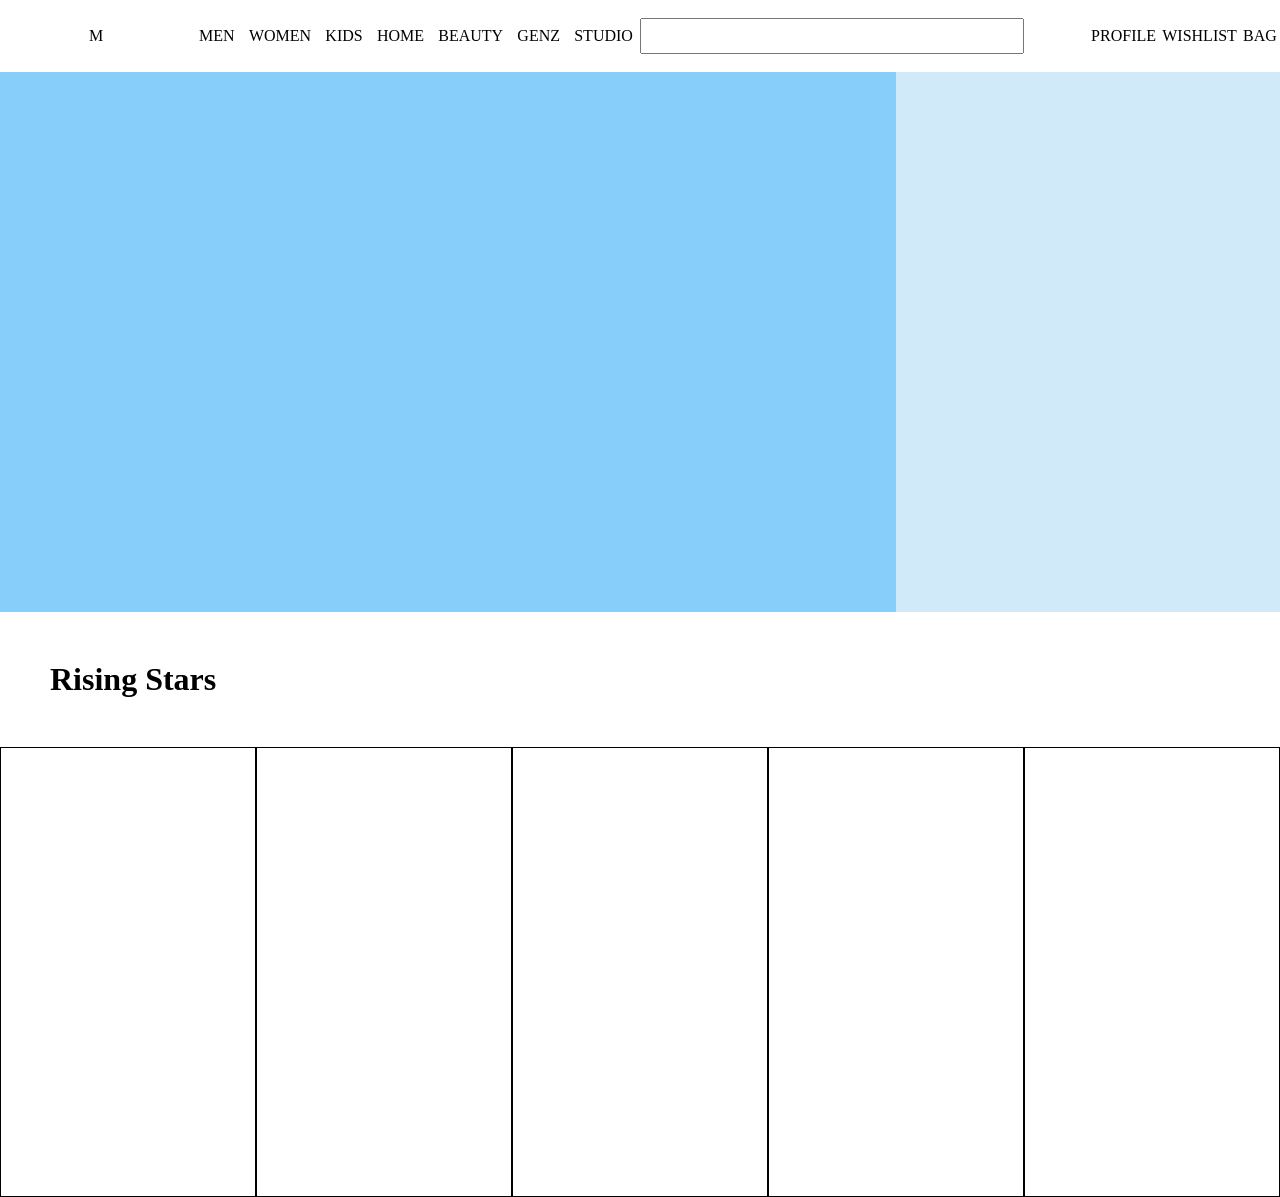
<file: index.html>
<!DOCTYPE html>
<html lang="en">
  <head>
    <meta charset="UTF-8" />
    <meta name="viewport" content="width=device-width, initial-scale=1.0" />
    <title>Document</title>
    <link rel="stylesheet" href="./style.css" />
    <link
      rel="stylesheet"
      href="https://cdnjs.cloudflare.com/ajax/libs/font-awesome/6.7.2/css/all.min.css"
      integrity="sha512-Evv84Mr4kqVGRNSgIGL/F/aIDqQb7xQ2vcrdIwxfjThSH8CSR7PBEakCr51Ck+w+/U6swU2Im1vVX0SVk9ABhg=="
      crossorigin="anonymous"
      referrerpolicy="no-referrer"
    />

    <link rel="preconnect" href="https://fonts.googleapis.com" />
    <link rel="preconnect" href="https://fonts.gstatic.com" crossorigin />
    <link
      href="https://fonts.googleapis.com/css2?family=Roboto:ital,wght@0,100..900;1,100..900&display=swap"
      rel="stylesheet"
    />
    <link rel="preconnect" href="https://fonts.googleapis.com" />
    <link rel="preconnect" href="https://fonts.gstatic.com" crossorigin />
    <link
      href="https://fonts.googleapis.com/css2?family=Assistant:wght@200..800&display=swap"
      rel="stylesheet"
    />
  </head>
  <body>
    <nav>
      <main>M</main>
      <main>
        <p>MEN</p>
        <p>WOMEN</p>
        <p>KIDS</p>
        <p>HOME</p>
        <p>BEAUTY</p>
        <p>GENZ</p>
        <p>STUDIO</p>
      </main>
      <main>
        <input type="text" />
      </main>
      <main>
        <div>PROFILE</div>
        <div>WISHLIST</div>
        <div>BAG</div>
        <div class="options">|||</div>
        <article>
          <main>
            <p>MEN</p>
            <p>WOMEN</p>
            <p>KIDS</p>
            <p>HOME</p>
            <p>BEAUTY</p>
            <p>GENZ</p>
            <p>STUDIO</p>
          </main>
        </article>
      </main>
    </nav>
    <main class="mainBody">
      <section></section>
      <section></section>
    </main>
    <main class="risingStars">
      <h1>Rising Stars</h1>
      <section>
        <div></div>
        <div></div>
        <div></div>
        <div></div>
        <div></div>
      </section>
    </main>
  </body>
</html>
</file>
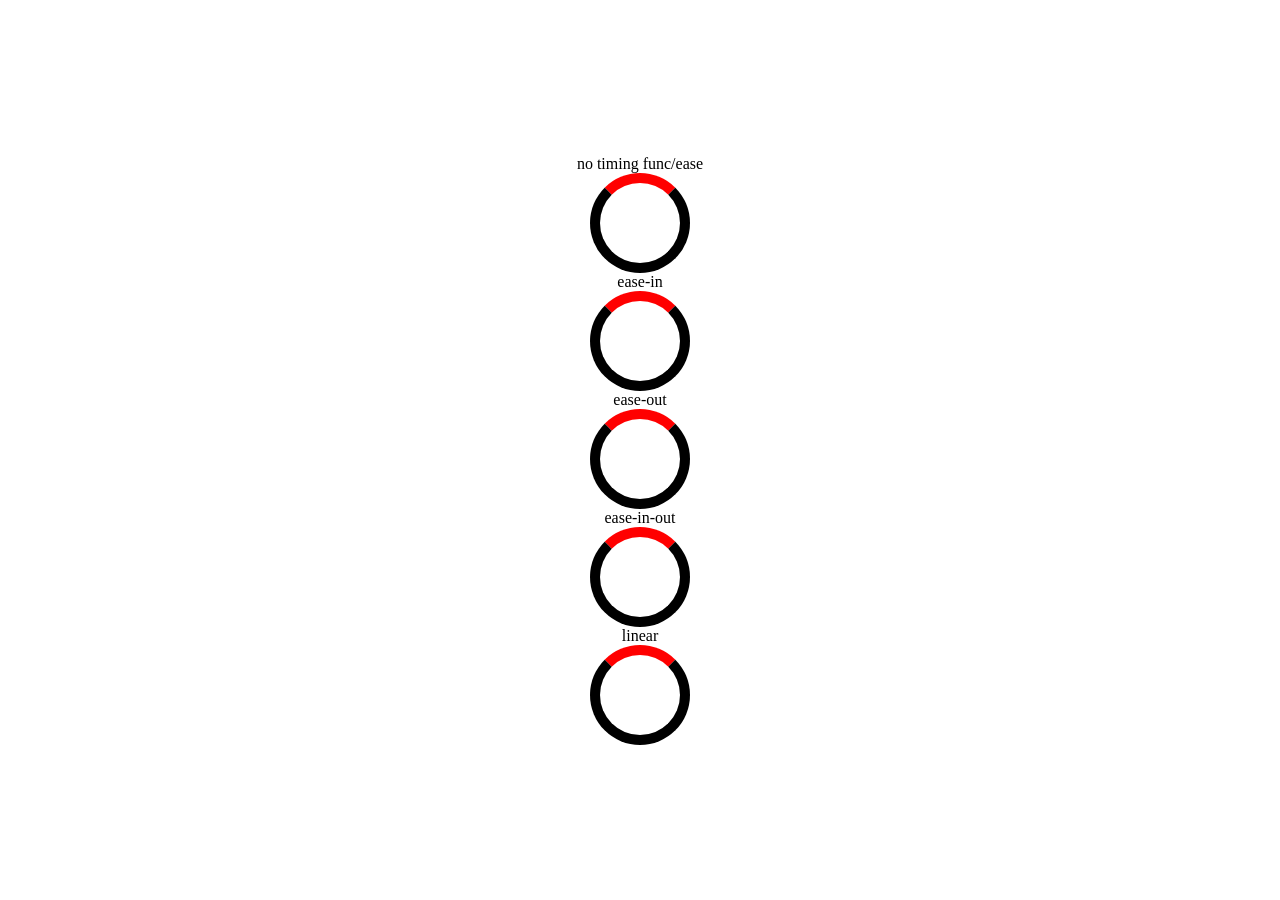
<file: animationDay2/task1.html>
<!DOCTYPE html>
<html lang="en">
<head>
    <meta charset="UTF-8">
    <meta name="viewport" content="width=device-width, initial-scale=1.0">
    <title>Document</title>
    <link rel="stylesheet" href="./task1.css">
</head>
<body>
    <span>no timing func/ease</span>
    <div></div>
    <span>ease-in</span>
    <main></main>
    <span>ease-out</span>
    <section></section>
    <span>ease-in-out</span>
    <aside></aside>
    <span>linear</span>
    <article></article>
</body>
</html>
</file>
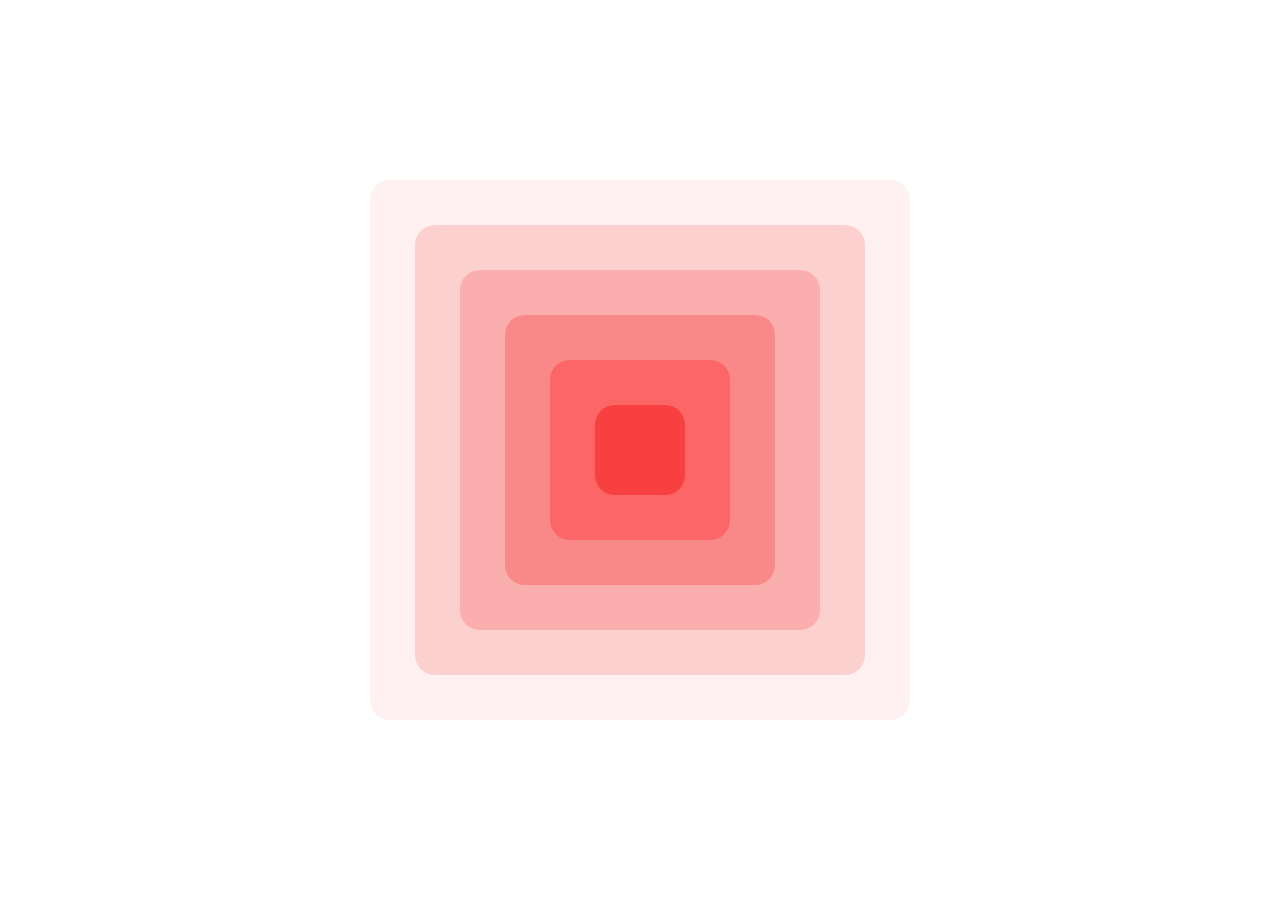
<file: animationDay2/task3.html>
<!DOCTYPE html>
<html lang="en">
  <head>
    <meta charset="UTF-8" />
    <meta name="viewport" content="width=device-width, initial-scale=1.0" />
    <title>Document</title>
    <link rel="stylesheet" href="./task3.css" />
  </head>
  <body>
    <div class="box1">
        <div class="box2">
            <div class="box3">
                <div class="box4">
                    <div class="box5">
                        <div class="box6"></div>
                    </div>
                </div>
            </div>
        </div>
    </div>
  </body>
</html>
</file>
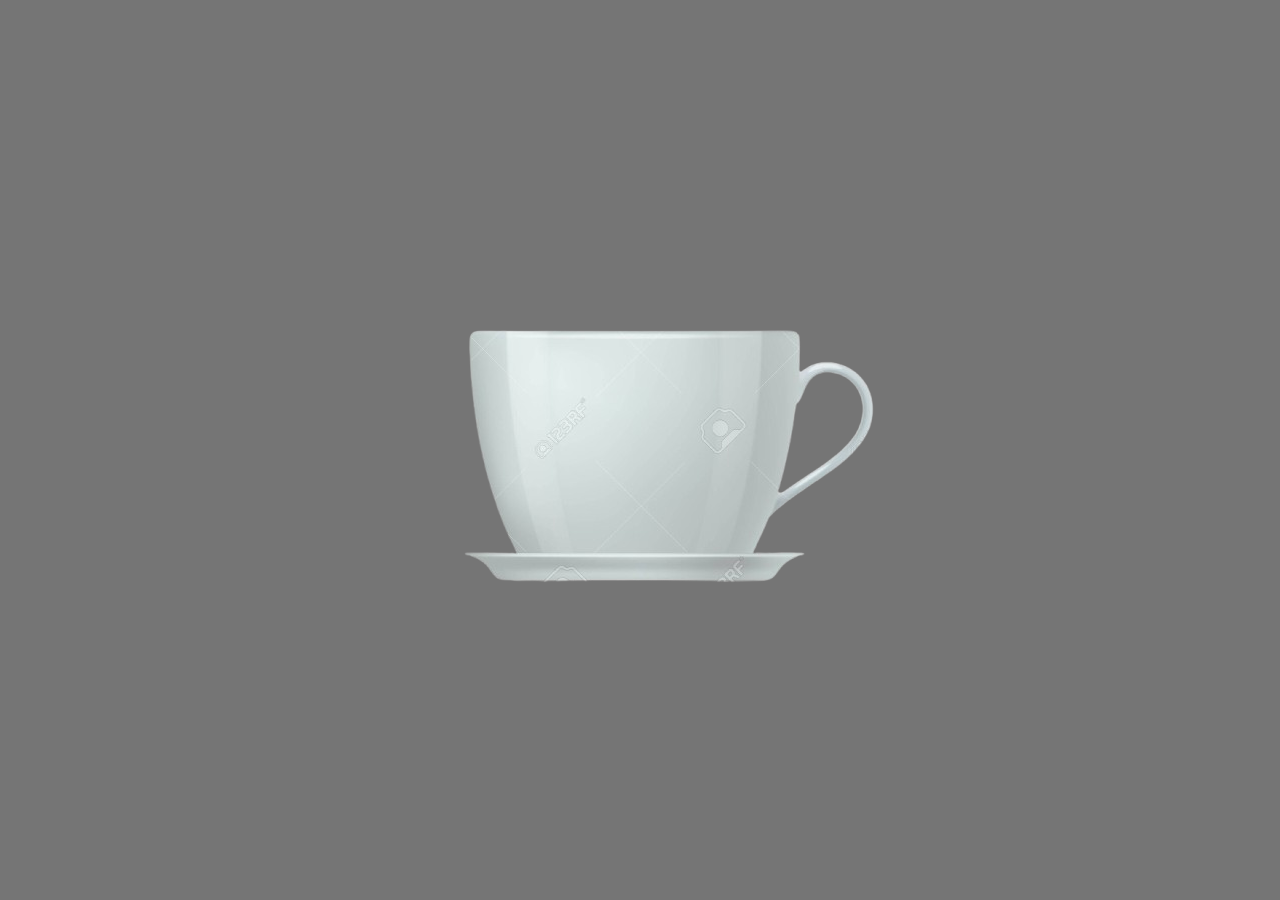
<file: animationDay2/task4.html>
<!DOCTYPE html>
<html lang="en">
<head>
    <meta charset="UTF-8">
    <meta name="viewport" content="width=device-width, initial-scale=1.0">
    <title>Document</title>
    <link rel="stylesheet" href="./task4.css">
</head>
<body>
    <img src="./assets/153912598-realistic-white-coffee-cup-and-saucer-side-view-of-white-ceramic-porcelain-cup-mockup-template-removebg-preview.png" alt="">
    <div class="vapour1"></div>
    <div class="vapour2"></div>
    <div class="vapour3"></div>
    <div class="vapour4"></div>
    <div class="vapour5"></div>
</body>
</html>
</file>
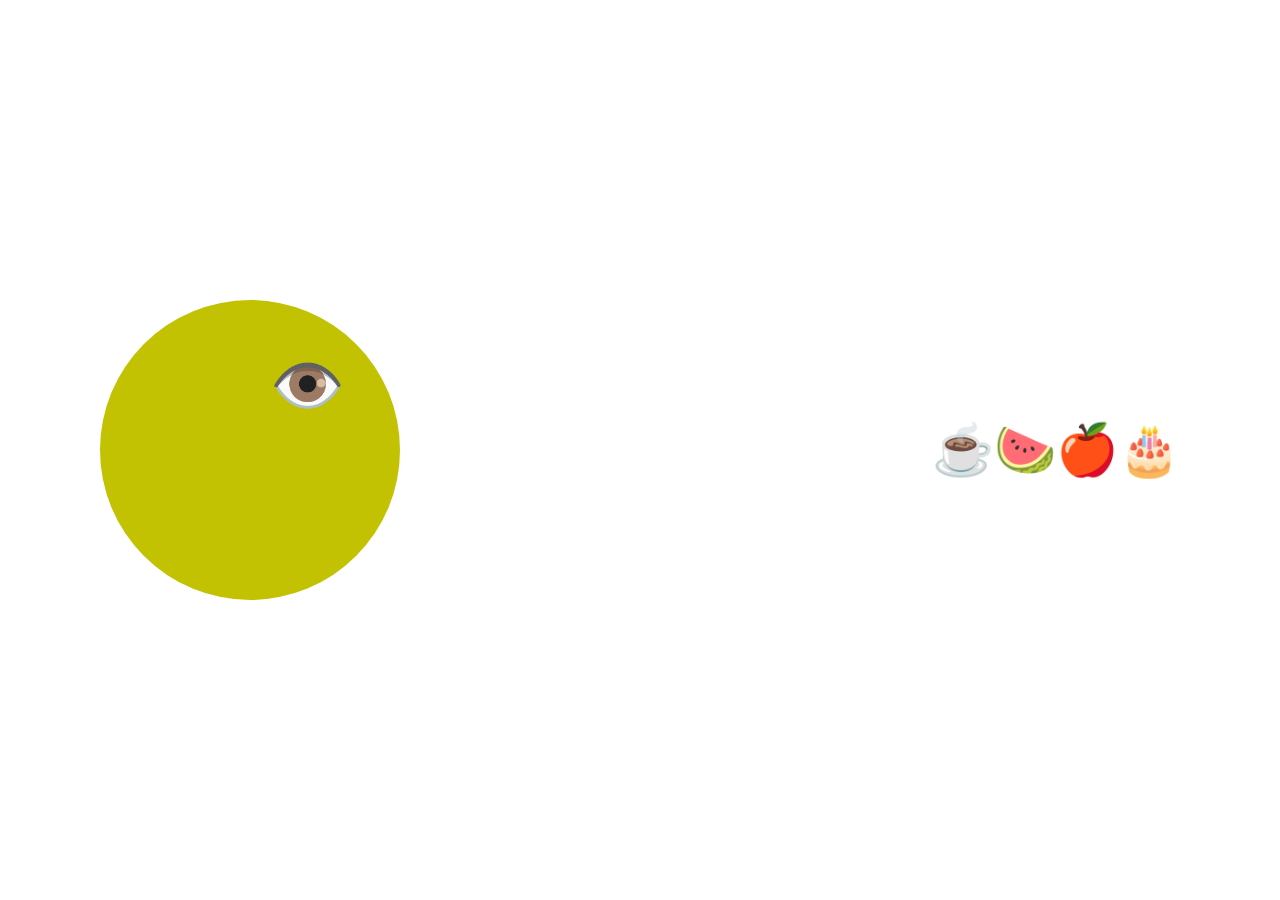
<file: animationDay2/task5.html>
<!DOCTYPE html>
<html lang="en">
<head>
    <meta charset="UTF-8">
    <meta name="viewport" content="width=, initial-scale=1.0">
    <title>Document</title>
    <link rel="stylesheet" href="./task5.css">
</head>
<body>
    <main>
        <div class="box1">
            <span>👁️</span>
        </div>
        <div class="box2"></div>
    </main>
    <section>
        <div class="tea">☕</div>
        <div class="wm">🍉</div>
        <div class="app">🍎</div>
        <div class="cake">🎂</div>
    </section>
</body>
</html>
</file>
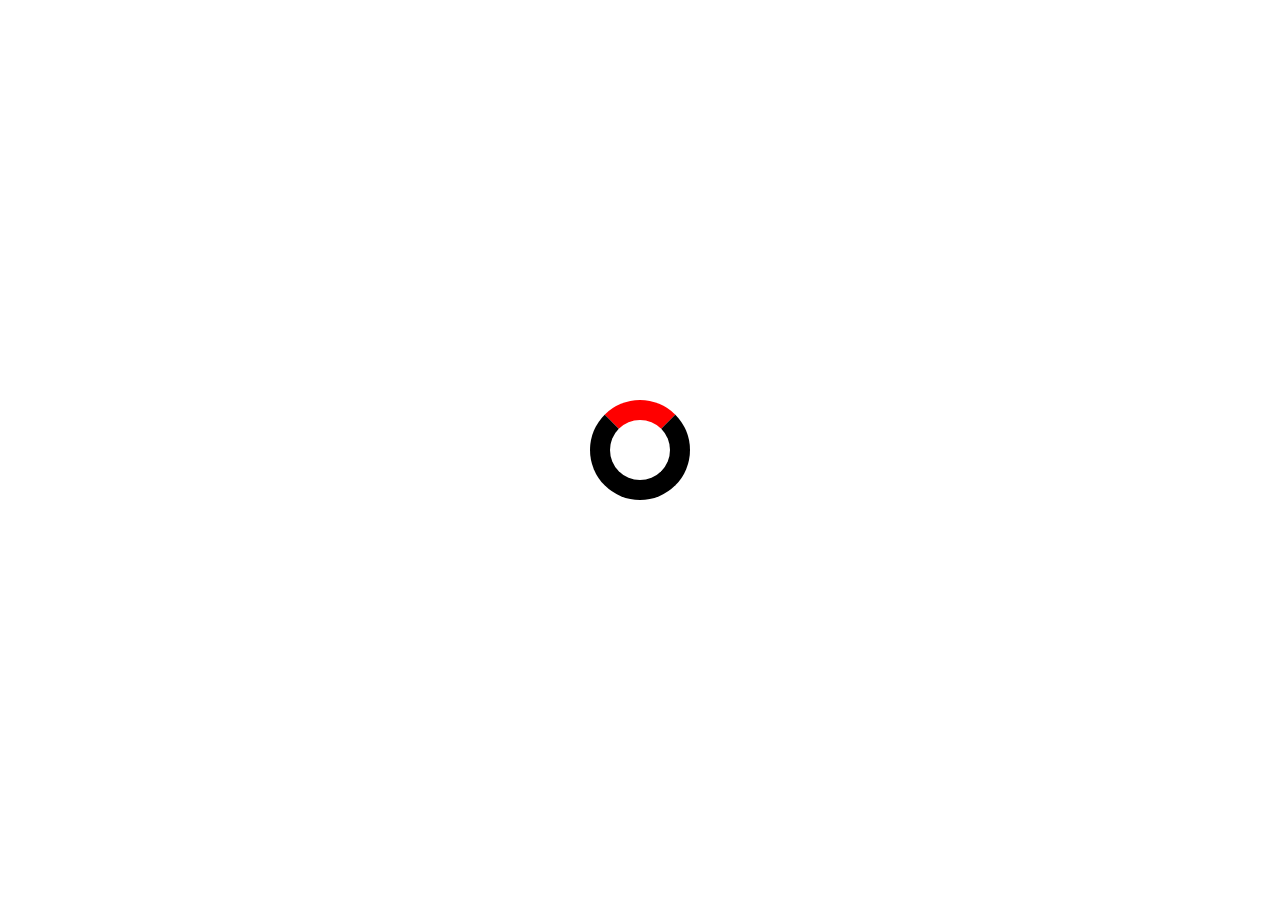
<file: animations/animationIntro.html>
<!DOCTYPE html>
<html lang="en">
  <head>
    <meta charset="UTF-8" />
    <meta name="viewport" content="width=device-width, initial-scale=1.0" />
    <title>Document</title>
    <link rel="stylesheet" href="./animationIntro.css" />
  </head>
  <body>
    <div></div>
  </body>
</html>
</file>
<file: style.css>
* {
  padding: 0;
  margin: 0;
  box-sizing: border-box;
}
nav {
  display: flex;
  box-shadow: 0px 5px 3px rgb(237, 235, 235);
}
nav main {
  display: flex;
  height: 8vh;
  align-items: center;
}
nav main:nth-child(1) {
  justify-content: center;
  width: 15%;
  /* background: red; */
  /* border: 1px solid; */
}
nav input {
  width: 30vw;
  height: 4vh;
}
nav main:nth-child(2) {
  display: flex;
  /* background: gray; */
  justify-content: space-around;
  width: 35%;
  /* border: 1px solid; */
}
nav main:nth-child(3) {
  width: 35%;
  /* border: 1px solid; */
}
nav main:nth-child(4) {
  width: 15%;
  /* background: red; */
  justify-content: space-around;
  /* border: 1px solid; */
}
.mainBody {
  display: flex;
}
.mainBody section {
  /* border: 1px solid; */
  height: 60vh;
}
.mainBody section:nth-child(1) {
  background: lightskyblue;
  width: 70%;
}

.mainBody section:nth-child(2) {
  background: rgb(209, 234, 250);
  width: 30%;
}

.risingStars h1 {
  height: 15vh;
  /* border: 1px solid; */
  display: flex;
  align-items: center;
  padding: 0px 0px 0px 50px;
}
.risingStars section {
  display: flex;
}
.risingStars div {
  width: 20%;
  height: 50vh;
  border: 1px solid;
}
.options, .options+article{
  display: none;
}
.options~article{
  width: 50vw;
  height: 50vh;
  top: 8vh;
  right: 0px;
  background: orange;
  position: absolute;
}
.options+article>main{
  display: flex;
  justify-content: space-around;
  align-items: center;
  flex-direction: column;
  /* background: red; */
  width: 100%;
  height: 100%;
}
@media (max-width: 600px) {
  .options{
    display: block;
  }
  .options:hover+article{
    display: block;
  }
  nav main:nth-child(2) {
    display: none;
  }
  nav main div {
    display: none;
  }
  nav input{
    /* position: relative;
    right: 70px; */
    width: 50vw;
  }
  nav main:nth-child(3){
    width: 70vw;
  }
}
</file>
<file: animationDay2/task1.css>
* {
  padding: 0;
  margin: 0;
  box-sizing: border-box;
}
body {
  height: 100vh;
  display: flex;
  justify-content: center;
  align-items: center;
  flex-direction: column;
}
div {
  width: 100px;
  height: 100px;
  border: 10px solid;
  border-top: 10px solid red;
  border-radius: 50%;
  animation-name: loader;
  animation-duration: 1s;
  animation-iteration-count: infinite;
}
main{
    width: 100px;
    height: 100px;
    border: 10px solid;
    border-top: 10px solid red;
    border-radius: 50%;
    animation-name: loader;
    animation-duration: 1s;
    animation-iteration-count: infinite;
animation-timing-function: ease-in;  
}
section{
    width: 100px;
    height: 100px;
    border: 10px solid;
    border-top: 10px solid red;
    border-radius: 50%;
    animation-name: loader;
    animation-duration: 1s;
    animation-iteration-count: infinite;
animation-timing-function: ease-out;  
}

aside{
    width: 100px;
    height: 100px;
    border: 10px solid;
    border-top: 10px solid red;
    border-radius: 50%;
    animation-name: loader;
    animation-duration: 1s;
    animation-iteration-count: infinite;
animation-timing-function: ease-in-out;  
}
article{
    width: 100px;
    height: 100px;
    border: 10px solid;
    border-top: 10px solid red;
    border-radius: 50%;
    animation-name: loader;
    animation-duration: 1s;
    animation-iteration-count: infinite;
animation-timing-function: linear;  
}
@keyframes loader {
  to {
    transform: rotate(360deg);
  }
}
</file>
<file: animationDay2/task3.css>
* {
  padding: 0;
  margin: 0;
  box-sizing: border-box;
}
body {
  height: 100vh;
  display: flex;
  justify-content: center;
  align-items: center;
}
div{
    display: flex;
    justify-content: center;
    align-items: center;
    animation-name: box;
    animation-duration: 10s;
    border-radius: 20px;
    animation-iteration-count: infinite;   
}
.box1 {
  width: 60vh;
  height: 60vh;
  /* border: 1px solid; */
  background: #fff1f1;
}
.box2 {
  width: 50vh;
  height: 50vh;
  background: #fdd0d0;
}
.box3 {
  width:  40vh;
  height: 40vh;
  background: #fbaeae;
}
.box4 {
  width:  30vh;
  height: 30vh;
  background: #f98888;
}
.box5 {
  width:  20vh;
  height: 20vh;
  background: #fc6666;
}
.box6 {
  width:  10vh;
  height: 10vh;
  background: #f84040;
}

@keyframes box {
    to{
        transform: rotate(360deg);
    }
}
</file>
<file: animationDay2/task4.css>
* {
  padding: 0;
  margin: 0;
  box-sizing: border-box;
}
body {
  height: 100vh;
  display: flex;
  justify-content: center;
  align-items: center;
  background: rgb(117, 117, 117);
}
div {
  position: absolute;
  background: rgb(192, 192, 192);
  z-index: 99;
}
img{
    z-index: 100;
}
.vapour1 {
  width: 100px;
  height: 100px;
  border-radius: 50%;
  animation-name: vapour1;
  animation-duration: 4s;
  animation-iteration-count: infinite;
}
@keyframes vapour1 {
    to{
        transform: translate(-130px, -400px) scale(1.5);
        opacity: 0;
    }
}
.vapour2 {
  width: 50px;
  height: 50px;
  border-radius: 50%;
  animation-name: vapour2;
  animation-duration: 5s;
  animation-iteration-count: infinite;
  animation-delay: 0.3S;
}
@keyframes vapour2 {
    to{
        transform: translate(130px, -400px) scale(1.5);
        opacity: 0;
    }
}
.vapour3 {
  width: 20px;
  height: 20px;
  border-radius: 50%;
  animation-name: vapour3;
  animation-duration: 3s;
  animation-iteration-count: infinite;
  animation-delay: 0.6S;

}
@keyframes vapour3 {
    to{
        transform: translate(-60px, -200px) scale(2);
        opacity: 0;
    }
}
.vapour4 {
  width: 60px;
  height: 60px;
  border-radius: 50%;
  animation-name: vapour4;
  animation-duration: 5s;
  animation-iteration-count: infinite;
  animation-delay: 1.2S;

}
@keyframes vapour4 {
    to{
        transform: translate(-100px, -500px) scale(1.5);
        opacity: 0;
    }
}
.vapour5 {
  width: 50px;
  height: 50px;
  border-radius: 50%;
  animation-name: vapour5;
  animation-duration: 4s;
  animation-iteration-count: infinite;
  animation-delay: 1.7S;

}
@keyframes vapour5 {
    to{
        transform: translate(60px, -400px) scale(1.5);
        opacity: 0;
    }
}
</file>
<file: animationDay2/task5.css>
* {
  padding: 0;
  margin: 0;
  box-sizing: border-box;
}
body {
  height: 100vh;
  display: flex;
  justify-content: space-between;
  align-items: center;
  padding: 100px;
}

.box1{
    width: 300px;
    height: 150px;
    background: rgb(194, 194, 3);
    border-radius:150px 150px 0px 0px ;
animation:box1 0.5s infinite alternate;
}
@keyframes box1 {
    to{
        transform: rotate(-30deg);
    }
}
.box2{
    width: 300px;
    height: 150px;
    background: rgb(194, 194, 3);

    border-radius:0px 0px 150px 150px ;
    /* border: 1px solid; */
    animation:box2 0.5s infinite alternate;

}
span{
    font-size: 60px;
    position: relative;
    left: 170px;
    top: 50px;
}
@keyframes box2 {
    to{
        transform: rotate(30deg);
    }
}
section{
    display: flex;
}
section div{
    font-size: 50px;
z-index: -1;
}
.tea{
    animation: tea 3s;
}
@keyframes tea {
    to{
        transform: translate(-73vw);
    }
}
</file>
<file: animations/animationIntro.css>
* {
  padding: 0;
  margin: 0;
  box-sizing: border-box;
}
body {
  height: 100vh;
  display: flex;
  justify-content: center;
  align-items: center;
}
div {
  width: 100px;
  height: 100px;
  border-radius: 50%;
  border: 20px solid black;
  border-top: 20px solid red;
  animation-name: loader;
  animation-duration: 1s;
  animation-iteration-count: infinite;

}
@keyframes loader {
    to{
        transform: rotate(360deg);
        border-top: 20px solid black;
        border-right: 20px solid red;
        border-bottom :20px solid red;
        border-left: 20px solid red;
        
    }
}
</file>
